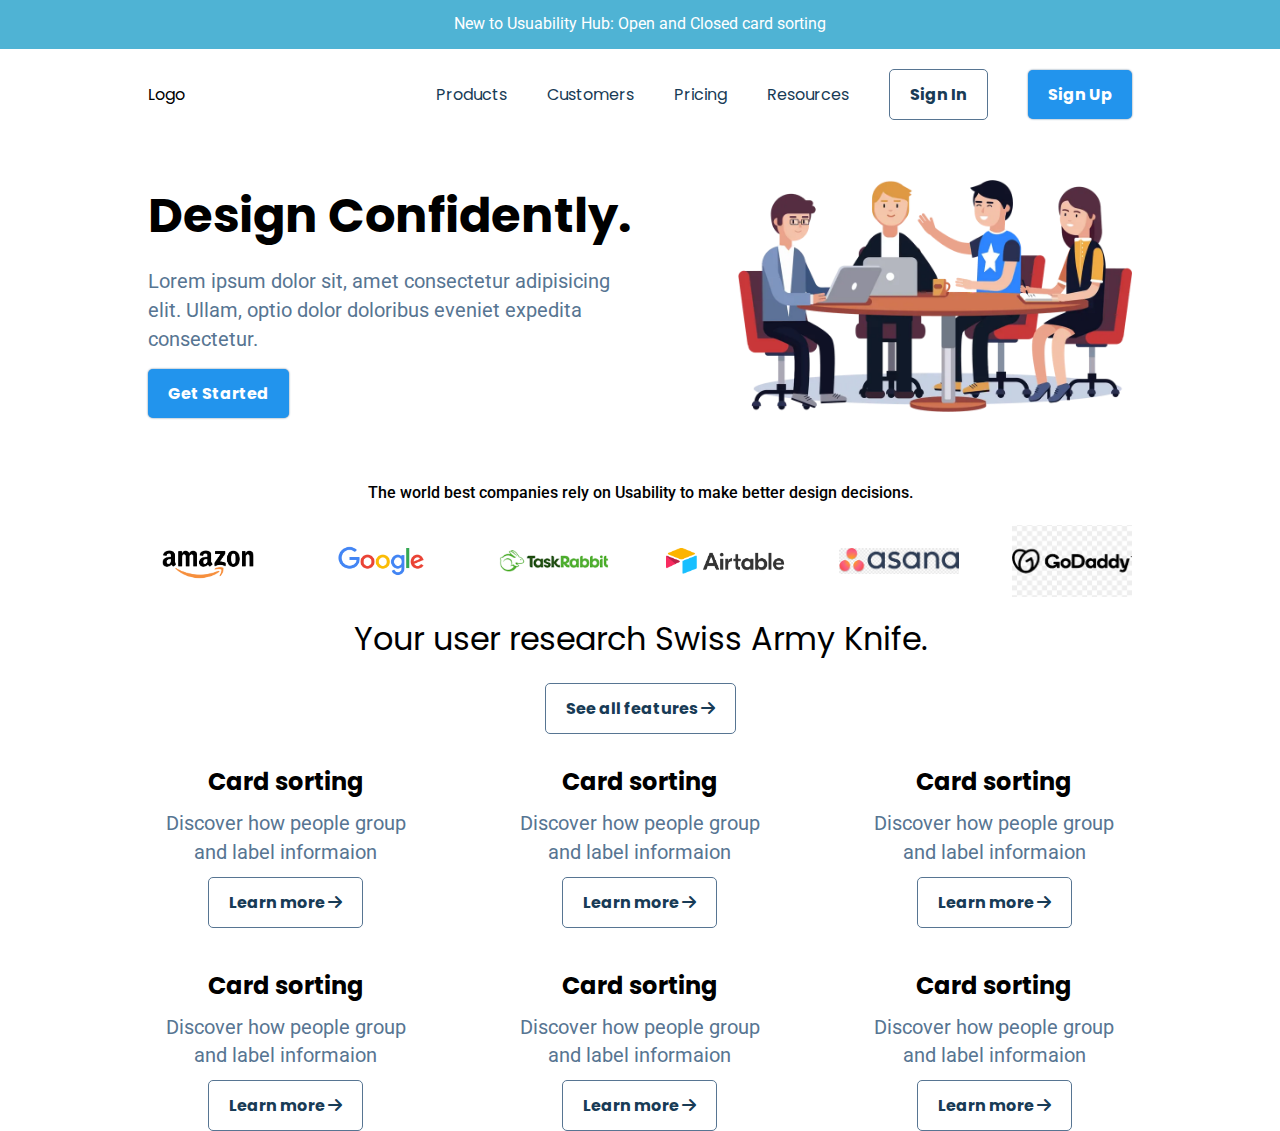
<file: UsabilityHub/index.html>
<!DOCTYPE html>
<html lang="en">
<head>
    <meta charset="UTF-8">
    <meta name="viewport" content="width=device-width, initial-scale=1.0">
    <title>Document</title>
    <link rel="stylesheet" href="style.css">
    <link rel="stylesheet" href="https://cdnjs.cloudflare.com/ajax/libs/font-awesome/6.7.2/css/all.min.css">
</head>
<body>
    
    <div class="top-banner">
        <p>New to Usuability Hub: Open and Closed card sorting</p>
    </div>
    <div class="cont">
    <div class="nav flex">
        <div class="logo">
            Logo
        </div>
        <div class="menu">
            <ul class="flex">
                <li><a href="#">Products</a></li>
                <li><a href="#">Customers</a></li>
                <li><a href="#">Pricing</a></li>
                <li><a href="#">Resources</a></li>
                <li><a href="#" class="secondary-button">Sign In</a></li>
                <li><a href="#" class="primary-button">Sign Up</a></li>
            </ul>
        </div>
    </div>
    <div class="header flex">
        <div class="left">
            <h1>Design Confidently.</h1>
            <p>Lorem ipsum dolor sit, amet consectetur adipisicing elit. Ullam, optio dolor doloribus eveniet expedita consectetur.</p>
            <a href="#" class="primary-button">Get Started</a>
        </div>
        <div class="right">
            <img src="./usabilityImg/team-meeting-cartoon-illustration-itz5ppfx8oysuhls.png" alt="img">
        </div>
    </div>
    <div class="companies">
        <p>The world best companies rely on Usability to make better design decisions.</p>
        <div class="logos flex">
        <img src="./usabilityImg/amazon.png" alt="amazon">
        <img src="./usabilityImg/google.png" alt="amazon">
        <img src="./usabilityImg/taskrabbit.png" alt="amazon">
        <img src="./usabilityImg/airtable.png" alt="amazon">
        <img src="./usabilityImg/asana.jpg" alt="amazon">
        <img src="./usabilityImg/godaddy.png" alt="amazon">
        </div>
    </div>
    <div class="feature">
        <h2>Your user research Swiss Army Knife.</h2>
        <a href="#" class="secondary-button">See all features <i class="fa-solid fa-arrow-right"></i></a>
    </div>
    <div class="feature-card flex">
        <div class="card ">
            <h3>Card sorting</h3>
            <p>Discover how people group and label informaion</p>
            <a href="#" class="secondary-button">Learn more <i class="fa-solid fa-arrow-right"></i></a>
        </div>
        <div class="card ">
            <h3>Card sorting</h3>
            <p>Discover how people group and label informaion</p>
            <a href="#" class="secondary-button">Learn more <i class="fa-solid fa-arrow-right"></i></a>
        </div>
        <div class="card ">
            <h3>Card sorting</h3>
            <p>Discover how people group and label informaion</p>
            <a href="#" class="secondary-button">Learn more <i class="fa-solid fa-arrow-right"></i></a>
        </div>
        <div class="card ">
            <h3>Card sorting</h3>
            <p>Discover how people group and label informaion</p>
            <a href="#" class="secondary-button">Learn more <i class="fa-solid fa-arrow-right"></i></a>
        </div>
        <div class="card ">
            <h3>Card sorting</h3>
            <p>Discover how people group and label informaion</p>
            <a href="#" class="secondary-button">Learn more <i class="fa-solid fa-arrow-right"></i></a>
        </div>
        <div class="card ">
            <h3>Card sorting</h3>
            <p>Discover how people group and label informaion</p>
            <a href="#" class="secondary-button">Learn more <i class="fa-solid fa-arrow-right"></i></a>
        </div>
       
    </div>
    <div class="big-feature"></div>
    <div class="example"></div>
    <div class="cta"></div>
    <div class="footer"></div>
    <div class="sub-footer">
    </div>
    </div>
</body>
</html>
</file>
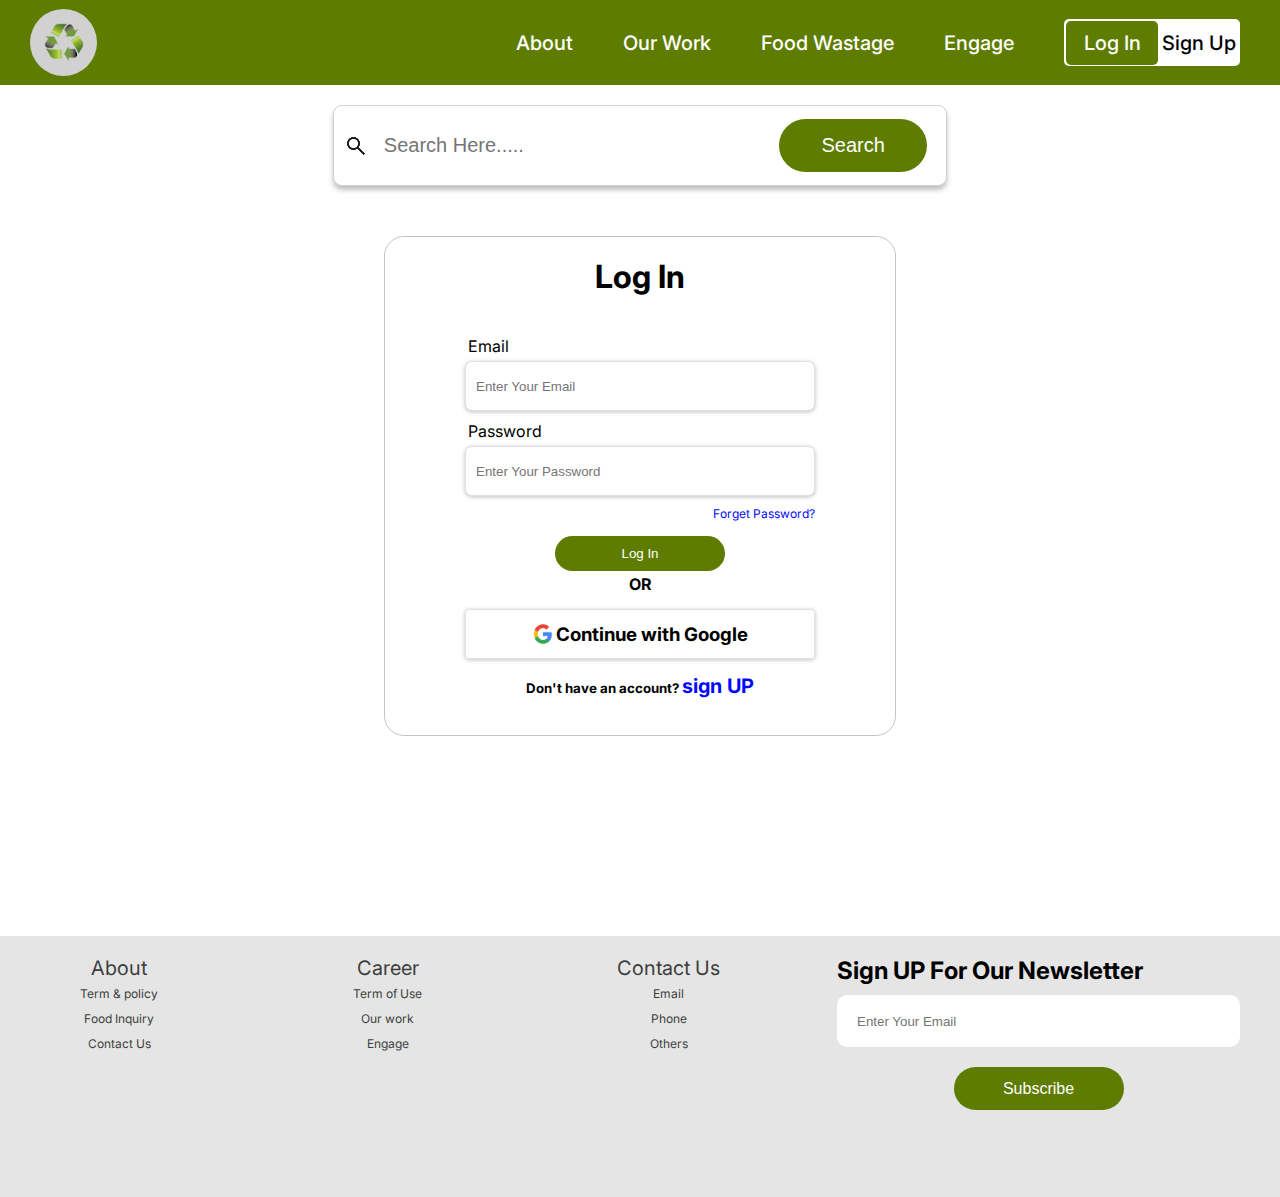
<file: RFW/login.html>
<!DOCTYPE html>
<html lang="en">
<head>
    <meta charset="UTF-8">
    <meta name="viewport" content="width=device-width, initial-scale=1.0">
    <link rel="stylesheet" href="login.css">
    <link rel="stylesheet" href="style.css">
    <title>Document</title>
</head>
<body>
    <div class="cont">
        <!-- NAV BAR -->
        <div class="nav">
            <div class="nav-logo">
                <img src="RFWIMG/logo.png" alt="logo">
            </div>
            <div class="nav-menu">
                <ul>
                    <li class="hover"><a href="#">About</a></li>
                    <li class="hover"><a href="#">Our Work</a></li>
                    <li class="hover"><a href="#">Food Wastage</a></li>
                    <li class="hover"><a href="#">Engage</a></li>
                    <li>
                        <div class="btn">
                            <a href="login.html" target="_blank">Log In</a>
                            <a href="#" class="white-btn">Sign Up</a>
                        </div>
                    </li>
                </ul>
            </div>
        </div>
        <!-- SEARCH COMPONENT -->
         <div class="search">
            <input type="search" placeholder="Search Here....."/>
            <button>Search</button>
         </div>

    <div class="login">
        <h1>Log In</h1>
        <div class="login-form">
            <label for="user">Email</label>
            <input type="email" placeholder="Enter Your Email"/>
            <label for="pass">Password</label>
            <input type="password" placeholder="Enter Your Password">
            <a href="#">Forget Password?</a>
        </div>
        <button>Log In</button>
        <h4>OR</h4>
        <div class="login-continue">
            <img src="./googleLogo.png" alt="logo">
            <h3>Continue with Google</h3>
        </div>
        <h5>Don't have an account?<a href="">sign UP</a></h5>
    </div>
     <div class="foot">
            <div class="foot-left">
                <div class="foot-left-cont">
                    <ul>
                    <li class="foot-left-cont-head">About</li>
                    <li>Term & policy</li>
                    <li>Food Inquiry</li>
                    <li>Contact Us</li>
                </ul>
                </div>
                <div class="foot-left-cont">
                     <ul>
                    <li class="foot-left-cont-head">Career</li>
                    <li>Term of Use</li>
                    <li>Our work</li>
                    <li>Engage</li>
                </ul>
                </div>
                <div class="foot-left-cont">
                    <ul>
                        <li class="foot-left-cont-head">Contact Us</li>
                        <li>Email</li>
                        <li>Phone</li>
                        <li>Others</li>
                    </ul>
                </div>
            </div>
            <div class="foot-right">
                <div class="foot-right-signup">
                    <h2>Sign UP for Our Newsletter</h2>
                    <input type="text" placeholder="Enter Your Email">
                </div>
                <div class="foot-right-btn">
                    <button>Subscribe</button>
                </div>
            </div>
        </div>
        </div>
</body>
</html>
</file>
<file: UsabilityHub/style.css>
@import url('https://fonts.googleapis.com/css2?family=Poppins:ital,wght@0,100;0,200;0,300;0,400;0,500;0,600;0,700;0,800;0,900;1,100;1,200;1,300;1,400;1,500;1,600;1,700;1,800;1,900&family=Roboto:ital,wght@0,100..900;1,100..900&display=swap');

*{
    margin: 0;
    padding: 0;
    box-sizing: border-box;
}
:root{
     --primary-text-color:#183b56;
     --secondary-text-color:#577592;
     --accent-color:#2294ed;
     --accent-color-dark:#1d69a3;
     --padding-inline-section:20px;
}
body{
    font-family: 'poppins',sans-serif;

}
h1{
    font-size: 3rem;
}
h2{
    font-size: 2rem;
}
h3{
    font-size: 1.5rem;
}
p{
    font-family: 'Roboto',sans-serif;
    font-size: 1.25rem;
    color: var(--secondary-text-color);
    line-height: 1.8rem;
}
a{
    text-decoration: none;
    display: inline-block;
}

/*       Utility Classes        */
.flex{
    display: flex;
    align-items: center;
}
.primary-button{
    background-color: var(--accent-color);
    padding: 12px 20px;
    font-weight: 700;
    border-radius: 5px;
    color: white !important;
    box-shadow: 0 0 2px var(--secondary-text-color);
}
.primary-button:hover{
    background-color: var(--accent-color-dark);
}

.secondary-button{
    border: 1px solid var(--secondary-text-color);
    padding: 12px 20px;
    font-weight: 700;
    border-radius: 5px;
    color: var(--primary-text-color) !important;
}
.secondary-button:hover{
    border: 1px solid var(--accent-color);
    color: var(--accent-color) !important;
}

/*       Utility Classes End */

.cont{
    padding-inline: var(--padding-inline-section);
    max-width: 80%;
    margin: auto;
    /* background-color: green; */
}

.top-banner{
    background-color: #4fb3d4;
    padding: 10px 30px;
    text-align: center;
}
.top-banner p{
    color: #ffffff;
    font-size: 1rem;
}

.nav{
    margin-top: 20px;
    justify-content: space-between;
}
.menu ul{
    list-style: none;
    gap: 40px;
}
.menu ul li a{
    color: var(--primary-text-color);
}
.menu ul li a:hover{
    color: var(--accent-color);
}
.header{
    justify-content: space-between;
    margin-top: 60px;
}
.left{
    width: 50%;
}
.left p{
    margin: 15px 0;
}
.right{
    width: 40%;
}
.right img{
    width: 100%;
}

.companies{
    margin-top: 60px;
}
.companies p{
    font-size: 1rem;
    color: black;
    font-weight: 500;
    text-align: center;
}
.logos{
    justify-content: space-between;
}
.logos img{
    width: 120px;
}
.feature{
    text-align: center;
}
.feature h2{
    font-weight: 400;
    margin-bottom: 20px;
}
.feature-card{
    margin-top: 30px;
    flex-wrap: wrap;
    justify-content: space-between;
    gap: 40px 0;
}
.feature-card .card{
    width: 28%;
    /* border: 1px solid var(--primary-text-color); */
    text-align: center;
}
.feature-card .card p{
    margin: 10px 0;
}
</file>
<file: RFW/login.css>
*{
    margin: 0;
    padding: 0;
    box-sizing: border-box;
}

.login{
    width: 40%;
    height: 500px;
    margin: 50px auto 0 auto;
    border: 1px solid #c4c4c4;
    border-radius: 20px;
    display: flex;
    flex-direction: column;
    align-items: center;
}
.login-form{
    display: flex;
    flex-direction: column;
}
.login h1{
    margin: 20px 0 40px 0;
}
.login-form input{
    height: 50px;
    width: 350px;
    padding-left: 10px;
    margin-bottom: 10px;
    border: 1px solid #e0e0e0;
    border-radius: 7px;
        box-shadow: 0 1px 4px #00000040;

}
.login-form label{
    margin-bottom: 5px;
    margin-left:3px;
}
.login-form a{
    align-self: flex-end;
    text-decoration: none;
    font-size: 12px;
    color: #0009ff;
}
.login button{
    width: 170px;
    height: 35px;
    background-color: #5e7c00;
    color: white;
    border-radius: 20px;
    margin: 15px 0 3px 0;
    border: none;
}
.login-continue{
    height: 50px;
    width: 350px;
    display: flex;
    justify-content: center;
    align-items: center;
    border: 1px solid #e0e0e0;
    border-radius: 4px;
    gap: 3px;
    box-shadow: 0 1px 4px #00000040;
    margin: 15px 0;
}
.login-continue img{
width: 20px;
height: 20px;
}

.login h5 a{
    text-decoration: none;
    color: #0008ff;
    font-size: 20px;
    margin-left: 3px;
}
</file>
<file: RFW/style.css>
@import url('https://fonts.googleapis.com/css2?family=Inter:ital,opsz,wght@0,14..32,100..900;1,14..32,100..900&display=swap');



*{
    padding: 0;
    margin: 0;
    box-sizing: border-box;
}
.cont{
    height: 100%;
    width: 100%;
    font-family: Inter,serif;
}
.nav{
    background-color: #5E7C00;
    height: 85px;
    width: 100%;
    padding: 0 30px;
    display: flex;
    justify-content: space-between;
    align-items: center;
}
.nav-logo{
    height: 67px;
    width: 67px;
    background-color: #D1D1D1;
    border-radius: 67px;
    display: flex;
    justify-content: center;
    align-items: center;
}
.nav-logo img{
    height: 40px;
    width: 40px;
    object-fit: cover;
}
.nav-menu ul{
    list-style: none;
    display: flex;
    justify-content: space-between;
    align-items: center;
}
.nav-menu li{
    padding: 10px;
    margin-left: 30px;
}
.nav-menu ul li a{
    font-size: 20px;
    font-weight:500;
    text-decoration: none;
     color:#FFFFFF;
}
.btn{
    width: 176px;
    height: 47px;
    background-color: #FFFFFF;
    border-radius: 5px;
    display: flex;
    align-items: center;
    justify-content: flex-start;
}
.btn a{
    background-color: #5E7C00;
    display: inline-block;
    text-align: center;
    color: #FFFFFF;
    width: 92px;
    padding: 10px 0;
    margin-left: 2px;
    border-radius: 5px;
    font-size: 20px;
    font-weight: 500;
}
.btn a.white-btn{
    background-color: #ffffff;
    color: black;
    width: 78px;
    font-size: 20px;
    font-weight: 500;
}

/* hover */
.nav-menu ul .hover:hover{
    background-color: white;
    padding: 10px;
    border-radius: 5px;
    transition: 0.2s ease-in;
}
.nav-menu ul li:hover>a{
    color:#5E7C00;
}

/*  Search component */

.search{
    width: 48%;
    height: 81px;
    margin:20px auto 0 auto;
    position: relative;
}
.search input{
    background-image: url("./RFWIMG/searchbar.png");
    background-repeat: no-repeat;
    background-position:10px center;
    width: 100%;
    height: 100%;
    padding-left: 50px;
    font-size: 20px;
    border: 1px solid lightgrey;
    border-radius: 9px;
    box-shadow: 0 4px 5px #00000040;
}
.search button{
    position: absolute;
    right: 20px;
    top: 14px;
    width: 148px;
    height: 53px;
    background-color: #5E7C00;
    border-radius: 27px;
    border: none;
    color: white;
    font-size: 20px;
}

/*   component 3 */

.sec{
    width: 100%;
    height: 400px;
    background-color: #EEEEEE;
    margin-top: 60px;
    position: relative;
}

.sec-cont{
    width: 53%;
    position: absolute;
    left: 30px;
    top: 70px;
}
.sec-cont h1{
    font-size: 40px;
    margin-bottom: 5px;
}
.sec-cont h1 span{
    color: #5E7C00;
}
.sec-cont a button{
    height: 45px;
    width: 153px;
margin-top: 15px;
background-color: #5E7C00;
color: white;
border-radius: 7px;
border: none;
}
.sec-img{
    position: absolute;
    top: 80px;
    right: 0;
    z-index: 1;
}
.sec-img img{
    height: 300px;
    width: 450px;
    /* object-fit: cover; */
}
.ract{
    width: 247px;
    height: 231px;
    background-color: #5E7C0066;
    transform: rotate(-54deg);
    box-shadow: 8px 4px 4px #00000040;
    border-radius: 25px;
    position: absolute;
    right: 150px;
    top: 80px;
}
#ract2{
    position: absolute;
    right: 100px;
    top: 90px;
}

/* Component 4 */

.sec2{
    width: 100%;
    display: flex;
    margin-top: 80px;
    padding: 0 40px;
}
.sec2-left img{
width: 608px;
height: 392px;
margin-top: 30px;
border-radius: 35px;
}
.sec2-right{
    margin-top: 60px;
    margin-left: 60px;
    text-align: justify;
}
.sec2-right p{
    font-size: 20px;
    color: #575757;
    margin: 15px 0;
}
.sec2-right a button{
    height: 45px;
    width: 153px;
background-color: #5E7C00;
color: white;
border-radius: 7px;
border: none;
}

/*  footer */
.foot{
    /* width: 100%; */
    padding-top: 20px;
    background-color: #E5E5E5;
    height: 261px;
    display: flex;
    justify-content: space-between;
    margin-top: 200px;
}
.foot-left{
    width: 50%;
    display: flex;
    justify-content: space-between;
    margin-left: 80px;
    /* background-color: blue */

}
.foot-left-cont ul{
    text-align: center;
list-style: none;
line-height: 25px;
}
.foot-left-cont ul li{
    font-size: 12px;
    font-weight: 400px;
    color: #3D3D3D;
}
.foot-left-cont ul .foot-left-cont-head{
    font-size: 20px;
}

.foot-right{
    display: flex;
    flex-direction: column;
    align-items: center;
    margin-right: 40px;
}
.foot-right-signup{
    text-transform: capitalize;
}
.foot-right-signup input{
    width: 403px;
    height: 52px;
    padding-left: 20px;
    border-radius: 10px;
    border: none;
    margin-top: 10px;
    margin-bottom: 20px;
}
.foot-right-btn button{
    width: 170px;
    height: 43px;
    border-radius: 26px;
    background-color: #5E7C00;
    border: none;
    font-size: 16px;
    color: white;
}
</file>
